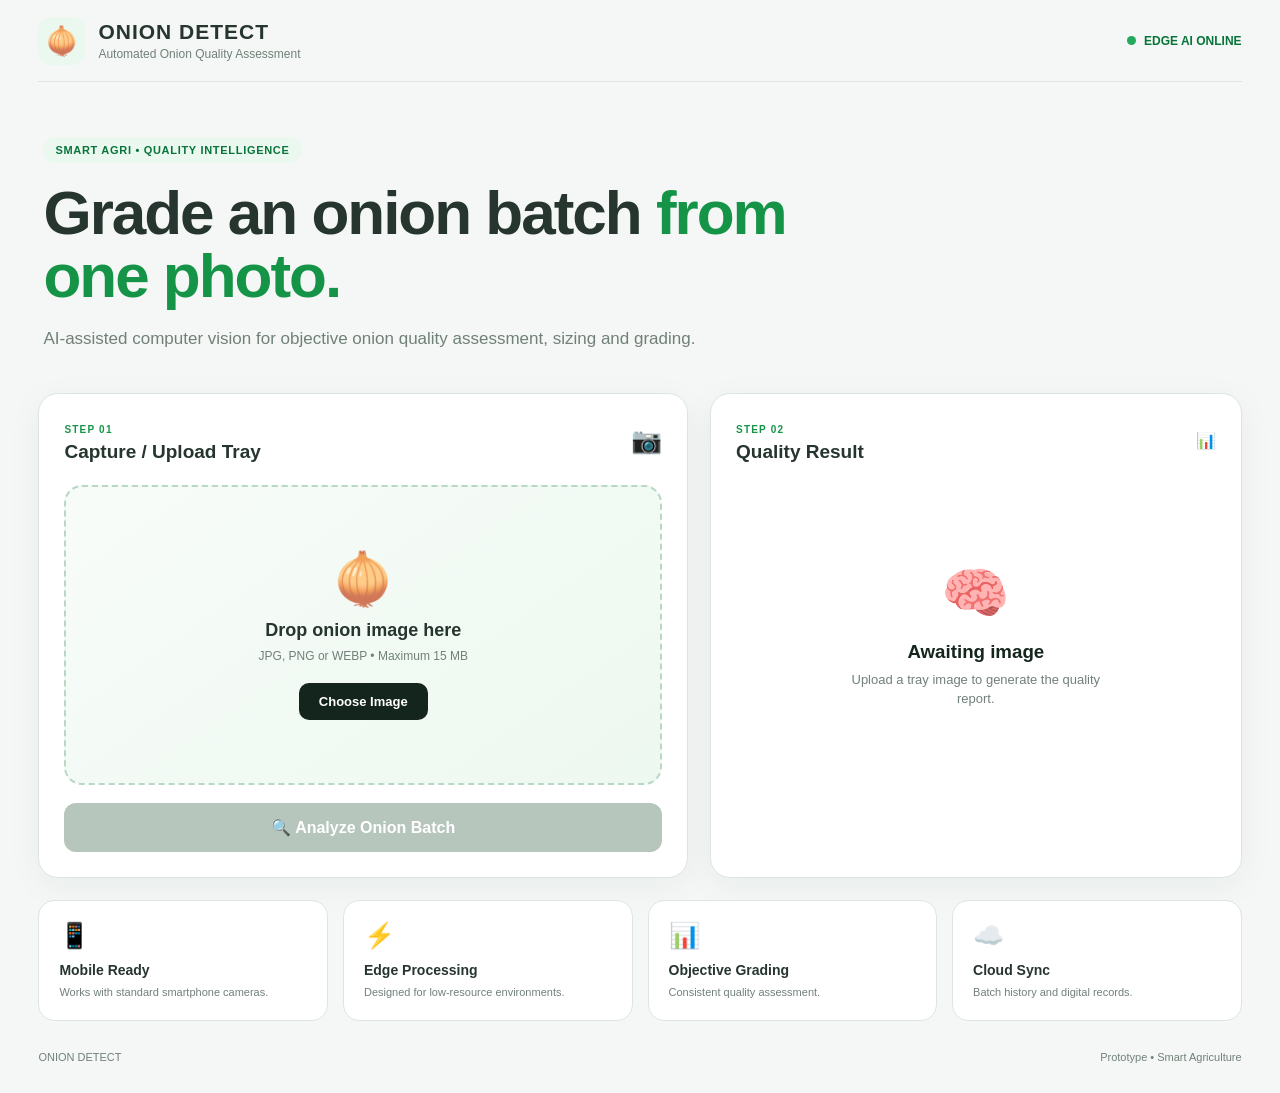
<file: index.html>
<!DOCTYPE html>
<html lang="en">

<head>
    <meta charset="UTF-8">

    <meta
        name="viewport"
        content="width=device-width, initial-scale=1.0"
    >

    <title>ONION DETECT</title>

    <link
        rel="stylesheet"
        href="/style.css"
    >
</head>

<body>

    <div class="app">

        <!-- HEADER -->

        <header class="topbar">

            <div class="brand">

                <div class="brand-icon">
                    🧅
                </div>

                <div>
                    <h1>ONION DETECT</h1>

                    <p>
                        Automated Onion Quality Assessment
                    </p>
                </div>

            </div>

            <div class="status">
                <span class="status-dot"></span>
                EDGE AI ONLINE
            </div>

        </header>


        <!-- HERO -->

        <section class="hero">

            <div>

                <div class="badge">
                    SMART AGRI • QUALITY INTELLIGENCE
                </div>

                <h2>
                    Grade an onion batch
                    <span>from one photo.</span>
                </h2>

                <p>
                    AI-assisted computer vision for
                    objective onion quality assessment,
                    sizing and grading.
                </p>

            </div>

        </section>


        <!-- MAIN -->

        <main class="main-grid">

            <!-- UPLOAD CARD -->

            <section class="card upload-card">

                <div class="card-title">

                    <div>
                        <span class="eyebrow">
                            STEP 01
                        </span>

                        <h3>
                            Capture / Upload Tray
                        </h3>
                    </div>

                    <span class="camera-icon">
                        📷
                    </span>

                </div>


                <div
                    id="dropZone"
                    class="drop-zone"
                >

                    <div class="upload-icon">
                        🧅
                    </div>

                    <h3>
                        Drop onion image here
                    </h3>

                    <p>
                        JPG, PNG or WEBP • Maximum 15 MB
                    </p>

                    <label
                        class="upload-button"
                        for="imageInput"
                    >
                        Choose Image
                    </label>

                    <input
                        id="imageInput"
                        type="file"
                        accept="image/jpeg,image/png,image/webp"
                        hidden
                    >

                </div>


                <div
                    id="previewContainer"
                    class="preview-container hidden"
                >

                    <img
                        id="previewImage"
                        alt="Selected onion tray"
                    >

                </div>


                <button
                    id="analyzeButton"
                    class="primary-button"
                    disabled
                >
                    🔍 Analyze Onion Batch
                </button>


                <div
                    id="loading"
                    class="loading hidden"
                >

                    <div class="spinner"></div>

                    <span>
                        Computer vision analysis running...
                    </span>

                </div>

            </section>


            <!-- RESULT CARD -->

            <section class="card result-card">

                <div class="card-title">

                    <div>
                        <span class="eyebrow">
                            STEP 02
                        </span>

                        <h3>
                            Quality Result
                        </h3>
                    </div>

                    <span>
                        📊
                    </span>

                </div>


                <div
                    id="emptyResult"
                    class="empty-result"
                >

                    <div>
                        🧠
                    </div>

                    <h3>
                        Awaiting image
                    </h3>

                    <p>
                        Upload a tray image to generate
                        the quality report.
                    </p>

                </div>


                <div
                    id="resultContent"
                    class="hidden"
                >

                    <div class="grade-display">

                        <div>

                            <span>
                                BATCH GRADE
                            </span>

                            <strong
                                id="batchGrade"
                            >
                                A
                            </strong>

                        </div>

                        <div
                            id="gradeDescription"
                        >
                            Quality assessment complete
                        </div>

                    </div>


                    <div class="stats-grid">

                        <div class="stat">

                            <span>
                                ONIONS
                            </span>

                            <strong
                                id="onionCount"
                            >
                                0
                            </strong>

                        </div>


                        <div class="stat">

                            <span>
                                AVG SIZE
                            </span>

                            <strong>
                                <span
                                    id="avgSize"
                                >
                                    0
                                </span>
                                mm
                            </strong>

                        </div>


                        <div class="stat">

                            <span>
                                DEFECT
                            </span>

                            <strong>
                                <span
                                    id="avgDefect"
                                >
                                    0
                                </span>%
                            </strong>

                        </div>

                    </div>


                    <div class="distribution">

                        <div class="distribution-title">
                            Grade Distribution
                        </div>

                        <div class="bars">

                            <div class="bar-row">

                                <span>A</span>

                                <div class="bar">
                                    <div
                                        id="barA"
                                        class="bar-fill grade-a"
                                    ></div>
                                </div>

                                <strong id="countA">
                                    0
                                </strong>

                            </div>


                            <div class="bar-row">

                                <span>B</span>

                                <div class="bar">
                                    <div
                                        id="barB"
                                        class="bar-fill grade-b"
                                    ></div>
                                </div>

                                <strong id="countB">
                                    0
                                </strong>

                            </div>


                            <div class="bar-row">

                                <span>URS</span>

                                <div class="bar">
                                    <div
                                        id="barURS"
                                        class="bar-fill grade-urs"
                                    ></div>
                                </div>

                                <strong id="countURS">
                                    0
                                </strong>

                            </div>

                        </div>

                    </div>

                </div>

            </section>

        </main>


        <!-- ANNOTATED IMAGE -->

        <section
            id="analysisSection"
            class="card analysis-card hidden"
        >

            <div class="card-title">

                <div>

                    <span class="eyebrow">
                        COMPUTER VISION
                    </span>

                    <h3>
                        Onion Detection & Segmentation
                    </h3>

                </div>

                <span>
                    🎯
                </span>

            </div>


            <div class="analysis-image-wrapper">

                <img
                    id="analysisImage"
                    alt="Analyzed onion image"
                >

            </div>

        </section>


        <!-- TABLE -->

        <section
            id="tableSection"
            class="card table-card hidden"
        >

            <div class="card-title">

                <div>

                    <span class="eyebrow">
                        INSPECTION RESULTS
                    </span>

                    <h3>
                        Per Onion Analysis
                    </h3>

                </div>

                <button
                    id="printButton"
                    class="secondary-button"
                >
                    🧾 Quality Slip
                </button>

            </div>


            <div class="table-wrapper">

                <table>

                    <thead>

                        <tr>
                            <th>#</th>
                            <th>SIZE</th>
                            <th>DEFECT</th>
                            <th>GRADE</th>
                            <th>CONFIDENCE</th>
                        </tr>

                    </thead>

                    <tbody
                        id="resultsTable"
                    ></tbody>

                </table>

            </div>

        </section>


        <!-- FEATURES -->

        <section class="features">

            <div class="feature">
                <span>📱</span>
                <strong>Mobile Ready</strong>
                <p>
                    Works with standard smartphone cameras.
                </p>
            </div>

            <div class="feature">
                <span>⚡</span>
                <strong>Edge Processing</strong>
                <p>
                    Designed for low-resource environments.
                </p>
            </div>

            <div class="feature">
                <span>📊</span>
                <strong>Objective Grading</strong>
                <p>
                    Consistent quality assessment.
                </p>
            </div>

            <div class="feature">
                <span>☁️</span>
                <strong>Cloud Sync</strong>
                <p>
                    Batch history and digital records.
                </p>
            </div>

        </section>


        <footer>

            <span>
                ONION DETECT
            </span>

            <span>
                Prototype • Smart Agriculture
            </span>

        </footer>

    </div>


    <script src="/app.js"></script>

</body>

</html>
</file>
<file: style.css>
* {
    box-sizing: border-box;
    margin: 0;
    padding: 0;
}

:root {
    --green: #159447;
    --green-dark: #08743a;
    --green-light: #eaf8ef;

    --orange: #f28c28;
    --red: #d94040;

    --dark: #14251d;
    --text: #26352e;
    --muted: #718078;

    --background: #f4f7f5;
    --card: #ffffff;

    --border: #dce6df;
}

body {
    font-family:
        Inter,
        Arial,
        Helvetica,
        sans-serif;

    background: var(--background);
    color: var(--text);

    min-height: 100vh;
}

button,
input {
    font: inherit;
}

button {
    cursor: pointer;
}

.app {
    width: min(1250px, 94%);
    margin: auto;
}


/* HEADER */

.topbar {
    min-height: 82px;

    display: flex;
    justify-content: space-between;
    align-items: center;

    border-bottom: 1px solid var(--border);
}

.brand {
    display: flex;
    align-items: center;
    gap: 12px;
}

.brand-icon {
    width: 48px;
    height: 48px;

    display: grid;
    place-items: center;

    background: var(--green-light);
    border-radius: 14px;

    font-size: 27px;
}

.brand h1 {
    font-size: 21px;
    letter-spacing: 1px;
}

.brand p {
    font-size: 12px;
    color: var(--muted);
    margin-top: 3px;
}

.status {
    display: flex;
    align-items: center;
    gap: 8px;

    color: var(--green-dark);

    font-size: 12px;
    font-weight: 800;
}

.status-dot {
    width: 9px;
    height: 9px;

    border-radius: 50%;
    background: #22a95b;
}


/* HERO */

.hero {
    padding: 55px 5px 40px;
}

.badge {
    display: inline-block;

    background: var(--green-light);
    color: var(--green-dark);

    padding: 7px 12px;

    border-radius: 50px;

    font-size: 11px;
    font-weight: 800;

    letter-spacing: 0.7px;
}

.hero h2 {
    max-width: 800px;

    margin-top: 18px;

    font-size: clamp(35px, 5vw, 62px);

    line-height: 1.02;

    letter-spacing: -2px;
}

.hero h2 span {
    color: var(--green);
}

.hero p {
    max-width: 670px;

    margin-top: 18px;

    color: var(--muted);

    font-size: 17px;
    line-height: 1.6;
}


/* MAIN */

.main-grid {
    display: grid;

    grid-template-columns:
        minmax(0, 1.1fr)
        minmax(0, 0.9fr);

    gap: 22px;
}

.card {
    background: var(--card);

    border: 1px solid var(--border);

    border-radius: 20px;

    padding: 25px;

    box-shadow:
        0 8px 35px rgba(20, 45, 30, 0.05);
}

.card-title {
    display: flex;
    justify-content: space-between;
    align-items: center;

    margin-bottom: 22px;
}

.card-title h3 {
    margin-top: 4px;
    font-size: 19px;
}

.eyebrow {
    color: var(--green);
    font-size: 10px;
    font-weight: 900;
    letter-spacing: 1.2px;
}

.camera-icon {
    font-size: 25px;
}


/* DROP ZONE */

.drop-zone {
    min-height: 300px;

    border: 2px dashed #b8d8c3;

    border-radius: 18px;

    background:
        linear-gradient(
            145deg,
            #f8fcf9,
            #edf8f0
        );

    display: flex;
    flex-direction: column;

    align-items: center;
    justify-content: center;

    text-align: center;

    transition: 0.2s;
}

.drop-zone.dragover {
    border-color: var(--green);

    background: #e7f7ec;

    transform: scale(1.01);
}

.upload-icon {
    font-size: 50px;
    margin-bottom: 12px;
}

.drop-zone h3 {
    font-size: 18px;
}

.drop-zone p {
    color: var(--muted);
    font-size: 12px;
    margin: 8px 0 20px;
}

.upload-button {
    background: var(--dark);
    color: white;

    padding: 11px 20px;

    border-radius: 10px;

    font-size: 13px;
    font-weight: 800;

    cursor: pointer;
}


/* PREVIEW */

.preview-container {
    margin-bottom: 15px;
}

.preview-container img {
    width: 100%;
    max-height: 350px;

    object-fit: contain;

    border-radius: 15px;

    background: #f0f3f1;
}


/* BUTTONS */

.primary-button {
    width: 100%;

    margin-top: 18px;

    border: none;

    background: var(--green);

    color: white;

    padding: 15px;

    border-radius: 12px;

    font-weight: 900;

    transition: 0.2s;
}

.primary-button:hover:not(:disabled) {
    background: var(--green-dark);

    transform: translateY(-1px);
}

.primary-button:disabled {
    background: #b7c6bd;
    cursor: not-allowed;
}

.secondary-button {
    border: 1px solid var(--border);

    background: white;

    padding: 9px 13px;

    border-radius: 9px;

    font-size: 12px;

    font-weight: 800;
}


/* LOADING */

.loading {
    display: flex;
    align-items: center;
    justify-content: center;

    gap: 10px;

    margin-top: 15px;

    color: var(--muted);

    font-size: 12px;
}

.spinner {
    width: 18px;
    height: 18px;

    border: 3px solid #d8e6dc;

    border-top-color: var(--green);

    border-radius: 50%;

    animation: spin 0.8s linear infinite;
}

@keyframes spin {
    to {
        transform: rotate(360deg);
    }
}


/* EMPTY RESULT */

.empty-result {
    min-height: 300px;

    display: flex;
    flex-direction: column;

    align-items: center;
    justify-content: center;

    text-align: center;

    color: var(--muted);
}

.empty-result > div {
    font-size: 55px;
    margin-bottom: 15px;
}

.empty-result h3 {
    color: var(--dark);
    margin-bottom: 7px;
}

.empty-result p {
    max-width: 270px;
    font-size: 13px;
    line-height: 1.5;
}


/* RESULT */

.grade-display {
    padding: 20px;

    border-radius: 16px;

    background: var(--green-light);

    display: flex;

    align-items: center;
    justify-content: space-between;

    margin-bottom: 18px;
}

.grade-display span {
    font-size: 10px;
    font-weight: 900;
    letter-spacing: 1px;

    color: var(--green-dark);
}

.grade-display strong {
    display: block;

    margin-top: 3px;

    font-size: 48px;

    color: var(--green-dark);
}

#gradeDescription {
    font-size: 12px;
    color: var(--green-dark);

    max-width: 130px;

    text-align: right;
}


/* STATS */

.stats-grid {
    display: grid;

    grid-template-columns:
        repeat(3, 1fr);

    gap: 10px;
}

.stat {
    background: #f6f8f7;

    border: 1px solid var(--border);

    border-radius: 13px;

    padding: 15px;
}

.stat span {
    font-size: 9px;
    font-weight: 900;

    color: var(--muted);

    letter-spacing: 0.7px;
}

.stat strong {
    display: block;

    margin-top: 5px;

    font-size: 22px;

    color: var(--dark);
}


/* DISTRIBUTION */

.distribution {
    margin-top: 24px;
}

.distribution-title {
    font-size: 13px;
    font-weight: 900;

    margin-bottom: 14px;
}

.bar-row {
    display: grid;

    grid-template-columns:
        35px
        1fr
        30px;

    align-items: center;

    gap: 10px;

    margin-bottom: 12px;
}

.bar-row > span {
    font-weight: 900;
    font-size: 12px;
}

.bar-row strong {
    font-size: 12px;
}

.bar {
    height: 9px;

    background: #edf1ee;

    border-radius: 20px;

    overflow: hidden;
}

.bar-fill {
    height: 100%;

    width: 0%;

    border-radius: 20px;

    transition: width 0.5s ease;
}

.grade-a {
    background: #25a75c;
}

.grade-b {
    background: var(--orange);
}

.grade-urs {
    background: var(--red);
}


/* ANALYSIS */

.analysis-card,
.table-card {
    margin-top: 22px;
}

.analysis-image-wrapper {
    width: 100%;

    background: #111;

    border-radius: 15px;

    overflow: hidden;

    display: flex;

    justify-content: center;
}

.analysis-image-wrapper img {
    width: 100%;

    max-height: 650px;

    object-fit: contain;
}


/* TABLE */

.table-wrapper {
    overflow-x: auto;
}

table {
    width: 100%;

    border-collapse: collapse;

    font-size: 13px;
}

th {
    text-align: left;

    background: #f4f7f5;

    color: var(--muted);

    font-size: 10px;

    letter-spacing: 0.7px;
}

th,
td {
    padding: 13px;

    border-bottom: 1px solid var(--border);
}

.grade-pill {
    display: inline-block;

    padding: 5px 9px;

    border-radius: 50px;

    font-size: 10px;

    font-weight: 900;
}

.grade-pill.a {
    background: #e3f7ea;
    color: #128143;
}

.grade-pill.b {
    background: #fff1df;
    color: #bd6813;
}

.grade-pill.urs {
    background: #ffe7e7;
    color: #c53030;
}


/* FEATURES */

.features {
    display: grid;

    grid-template-columns:
        repeat(4, 1fr);

    gap: 15px;

    margin-top: 22px;
}

.feature {
    background: white;

    border: 1px solid var(--border);

    border-radius: 16px;

    padding: 20px;
}

.feature span {
    font-size: 25px;
}

.feature strong {
    display: block;

    margin-top: 12px;

    font-size: 14px;
}

.feature p {
    color: var(--muted);

    margin-top: 6px;

    font-size: 11px;

    line-height: 1.5;
}


/* FOOTER */

footer {
    padding: 30px 0;

    display: flex;
    justify-content: space-between;

    color: var(--muted);

    font-size: 11px;
}


/* UTILITY */

.hidden {
    display: none !important;
}


/* MOBILE */

@media (max-width: 850px) {

    .main-grid {
        grid-template-columns: 1fr;
    }

    .features {
        grid-template-columns:
            repeat(2, 1fr);
    }

    .hero {
        padding-top: 35px;
    }

}

@media (max-width: 550px) {

    .app {
        width: 92%;
    }

    .topbar {
        min-height: 70px;
    }

    .brand h1 {
        font-size: 17px;
    }

    .status {
        display: none;
    }

    .hero h2 {
        font-size: 39px;
    }

    .card {
        padding: 18px;
    }

    .features {
        grid-template-columns: 1fr;
    }

    .grade-display {
        align-items: flex-start;
        flex-direction: column;
    }

    #gradeDescription {
        text-align: left;
        margin-top: 8px;
    }

    footer {
        flex-direction: column;
        gap: 7px;
    }
}
</file>
